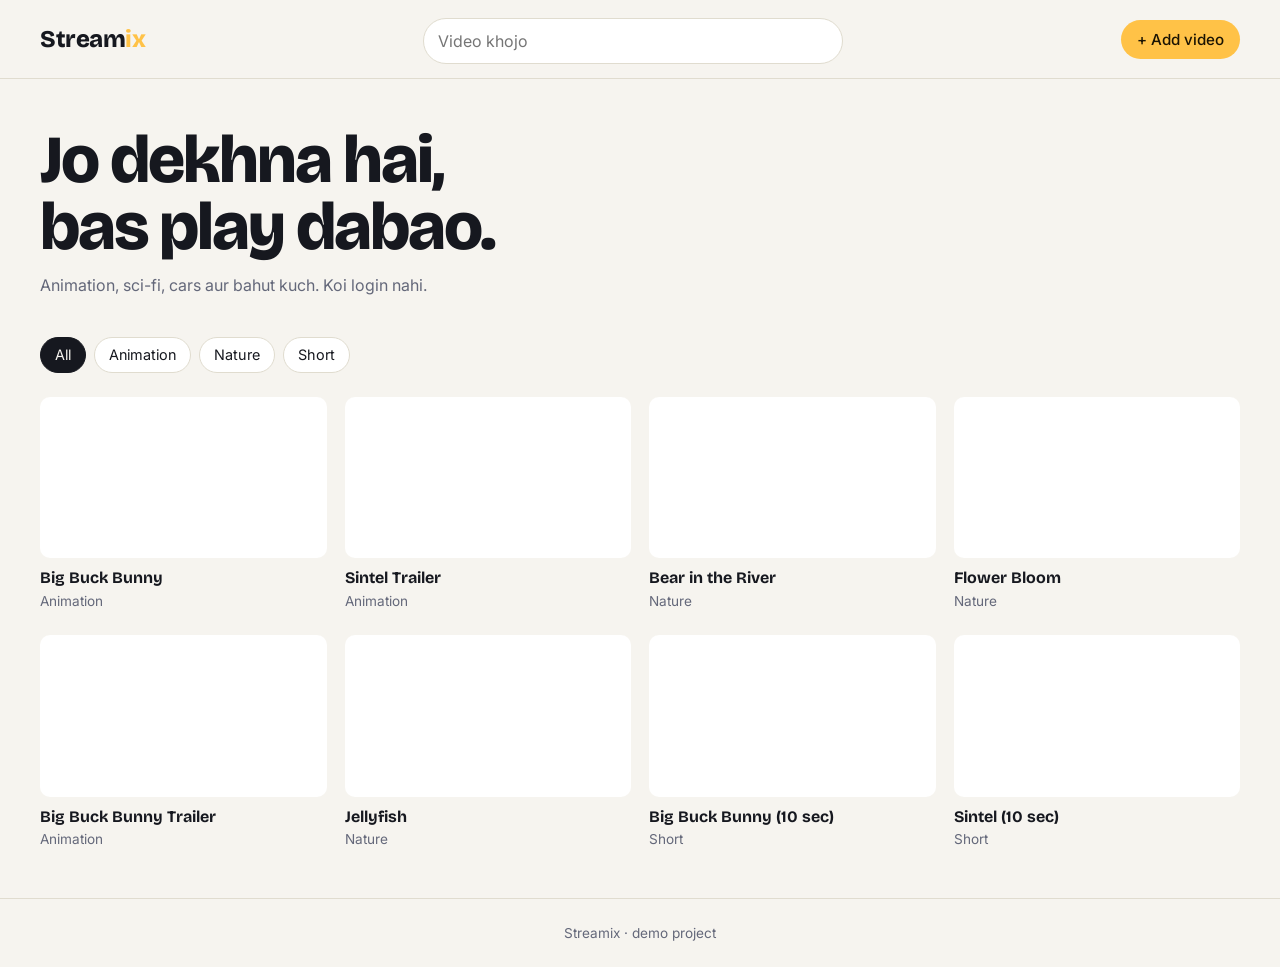
<file: index.html>
<!DOCTYPE html>
<html lang="hi">
<head>
<meta charset="UTF-8">
<meta name="viewport" content="width=device-width, initial-scale=1">
<title>Streamix – Videos dekho</title>
<link rel="preconnect" href="https://fonts.googleapis.com">
<link href="https://fonts.googleapis.com/css2?family=Bricolage+Grotesque:wght@500;700;800&family=Inter:wght@400;500&display=swap" rel="stylesheet">
<link rel="stylesheet" href="css/style.css">
</head>
<body>
<header class="top">
  <a class="logo" href="/">Stream<span>ix</span></a>
  <input id="search" type="search" placeholder="Video khojo" aria-label="Video khojo">
  <button class="btn" id="openAdd">+ Add video</button>
</header>

<main>
  <section class="hero">
    <h1>Jo dekhna hai,<br>bas play dabao.</h1>
    <p>Animation, sci-fi, cars aur bahut kuch. Koi login nahi.</p>
  </section>
  <div id="chips" class="chips"></div>
  <div id="grid" class="grid"></div>
  <p id="empty" class="empty" hidden>Koi video nahi mila. Doosra naam try karo ya naya video add karo.</p>
</main>

<dialog id="dlg">
  <form id="form" method="dialog">
    <h2>Naya video add karo</h2>
    <label>Title <input name="title" required></label>
    <label>Video link (.mp4) <input name="src" type="url" required placeholder="https://..."></label>
    <label>Thumbnail link <input name="thumb" type="url" placeholder="https://... (optional)"></label>
    <label>Category <input name="category" placeholder="My videos"></label>
    <label>Description <textarea name="desc" rows="2"></textarea></label>
    <div class="row">
      <button type="button" class="btn ghost" id="cancel">Cancel</button>
      <button class="btn">Save video</button>
    </div>
  </form>
</dialog>

<footer>Streamix · demo project</footer>
<script src="js/store.js"></script>
<script src="js/home.js"></script>
</body>
</html>
</file>
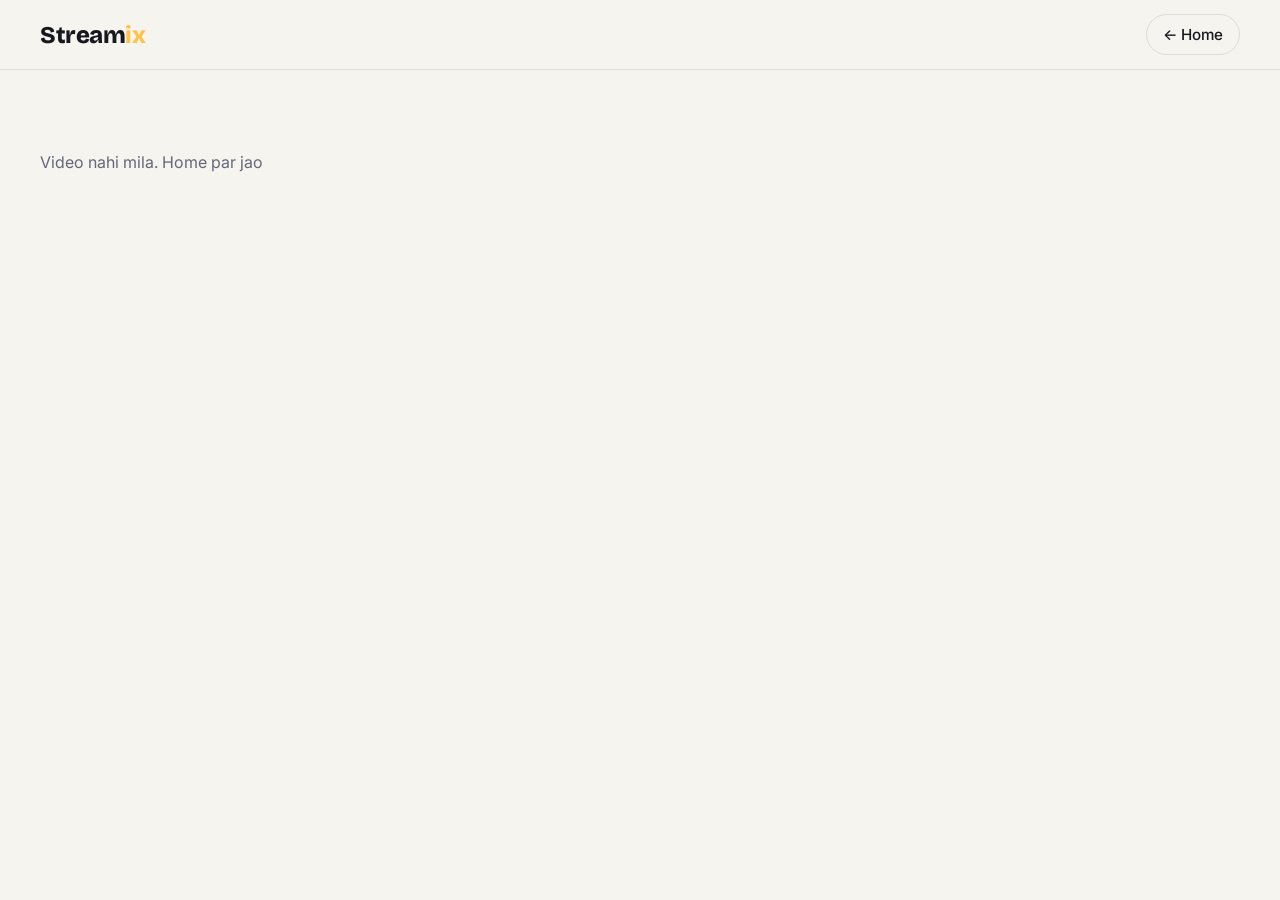
<file: watch.html>
<!DOCTYPE html>
<html lang="hi">
<head>
<meta charset="UTF-8">
<meta name="viewport" content="width=device-width, initial-scale=1">
<title>Watch – Streamix</title>
<link rel="preconnect" href="https://fonts.googleapis.com">
<link href="https://fonts.googleapis.com/css2?family=Bricolage+Grotesque:wght@500;700;800&family=Inter:wght@400;500&display=swap" rel="stylesheet">
<link rel="stylesheet" href="css/style.css">
</head>
<body>
<header class="top">
  <a class="logo" href="/">Stream<span>ix</span></a>
  <span></span>
  <a class="btn ghost" href="/">← Home</a>
</header>

<main id="main" class="watch">
  <div class="col">
    <div id="player" class="player"></div>
    <div id="info" class="info"></div>
  </div>
  <aside>
    <h2>Aur videos</h2>
    <div id="next" class="side"></div>
  </aside>
</main>

<script src="js/store.js"></script>
<script src="js/watch.js"></script>
</body>
</html>
</file>
<file: css/style.css>
:root{
  --bg:#10131c; --panel:#181c28; --line:#2a3042; --text:#eef0f6; --mute:#9aa1b5;
  --accent:#ffc247; --accent-ink:#1b1403;
  --display:"Bricolage Grotesque",system-ui,sans-serif; --body:Inter,system-ui,sans-serif;
}
@media (prefers-color-scheme: light){
  :root{--bg:#f6f4ef;--panel:#fff;--line:#e0dccf;--text:#16181f;--mute:#64687a}
}
*{box-sizing:border-box}
body{margin:0;background:var(--bg);color:var(--text);font:400 16px/1.5 var(--body)}
a{color:inherit;text-decoration:none}
:focus-visible{outline:2px solid var(--accent);outline-offset:2px}

.top{display:grid;grid-template-columns:auto 1fr auto;gap:16px;align-items:center;
  padding:14px clamp(16px,4vw,40px);border-bottom:1px solid var(--line);position:sticky;top:0;background:var(--bg);z-index:5}
.logo{font:800 1.5rem var(--display);letter-spacing:-.02em}
.logo span{color:var(--accent)}
#search{width:100%;max-width:420px;justify-self:center;padding:10px 14px;border-radius:999px;
  border:1px solid var(--line);background:var(--panel);color:var(--text);font:inherit}
.btn{display:inline-block;border:0;cursor:pointer;padding:10px 16px;border-radius:999px;
  background:var(--accent);color:var(--accent-ink);font:500 .95rem var(--body)}
.btn.ghost{background:transparent;color:var(--text);border:1px solid var(--line)}

main{padding:0 clamp(16px,4vw,40px) 48px;max-width:1400px;margin:0 auto}
.hero{padding:48px 0 24px}
.hero h1{font:800 clamp(2.2rem,6vw,4.2rem)/1 var(--display);letter-spacing:-.03em;margin:0 0 12px}
.hero p{color:var(--mute);margin:0;max-width:46ch}

.chips{display:flex;gap:8px;flex-wrap:wrap;margin:16px 0 24px}
.chip{border:1px solid var(--line);background:var(--panel);color:var(--text);padding:6px 14px;
  border-radius:999px;cursor:pointer;font:inherit;font-size:.9rem}
.chip.on{background:var(--text);color:var(--bg);border-color:var(--text)}

.grid{display:grid;grid-template-columns:repeat(auto-fill,minmax(260px,1fr));gap:24px 18px}
.card h3{font:700 1rem/1.3 var(--display);margin:10px 0 2px}
.card p{margin:0;color:var(--mute);font-size:.85rem}
.thumb{aspect-ratio:16/9;background:var(--panel);border-radius:10px;overflow:hidden}
.thumb img{width:100%;height:100%;object-fit:cover;display:block;transition:transform .25s}
.card:hover .thumb img{transform:scale(1.04)}
.noimg{display:grid;place-items:center;height:100%;font-size:2rem;color:var(--mute)}
.empty{color:var(--mute);padding:40px 0}

.watch{display:grid;grid-template-columns:minmax(0,1fr) 340px;gap:32px;padding-top:24px}
.player video{width:100%;aspect-ratio:16/9;background:#000;border-radius:12px;display:block}
.info h1{font:800 1.6rem/1.2 var(--display);margin:16px 0 4px}
.meta{color:var(--accent);margin:0 0 8px}
aside h2{font:700 1.1rem var(--display);margin:0 0 12px}
.side{display:grid;gap:16px}
@media (max-width:900px){.watch{grid-template-columns:1fr}.top{grid-template-columns:auto auto;}#search{grid-column:1/-1;order:3;max-width:none}}

dialog{border:1px solid var(--line);border-radius:14px;background:var(--panel);color:var(--text);width:min(460px,92vw);padding:24px}
dialog::backdrop{background:rgba(0,0,0,.6)}
dialog h2{font:700 1.3rem var(--display);margin:0 0 12px}
label{display:block;font-size:.85rem;color:var(--mute);margin-bottom:10px}
input,textarea{display:block;width:100%;margin-top:4px;padding:9px 12px;border-radius:8px;
  border:1px solid var(--line);background:var(--bg);color:var(--text);font:inherit}
.row{display:flex;justify-content:flex-end;gap:8px;margin-top:12px}
footer{text-align:center;color:var(--mute);padding:24px;border-top:1px solid var(--line);font-size:.85rem}
@media (prefers-reduced-motion:reduce){*{transition:none!important}}
.vmsg{margin:10px 0 0;color:var(--accent);font-size:.9rem}.vmsg a{text-decoration:underline}
.thumb video{width:100%;height:100%;object-fit:cover;display:block;pointer-events:none}
</file>
